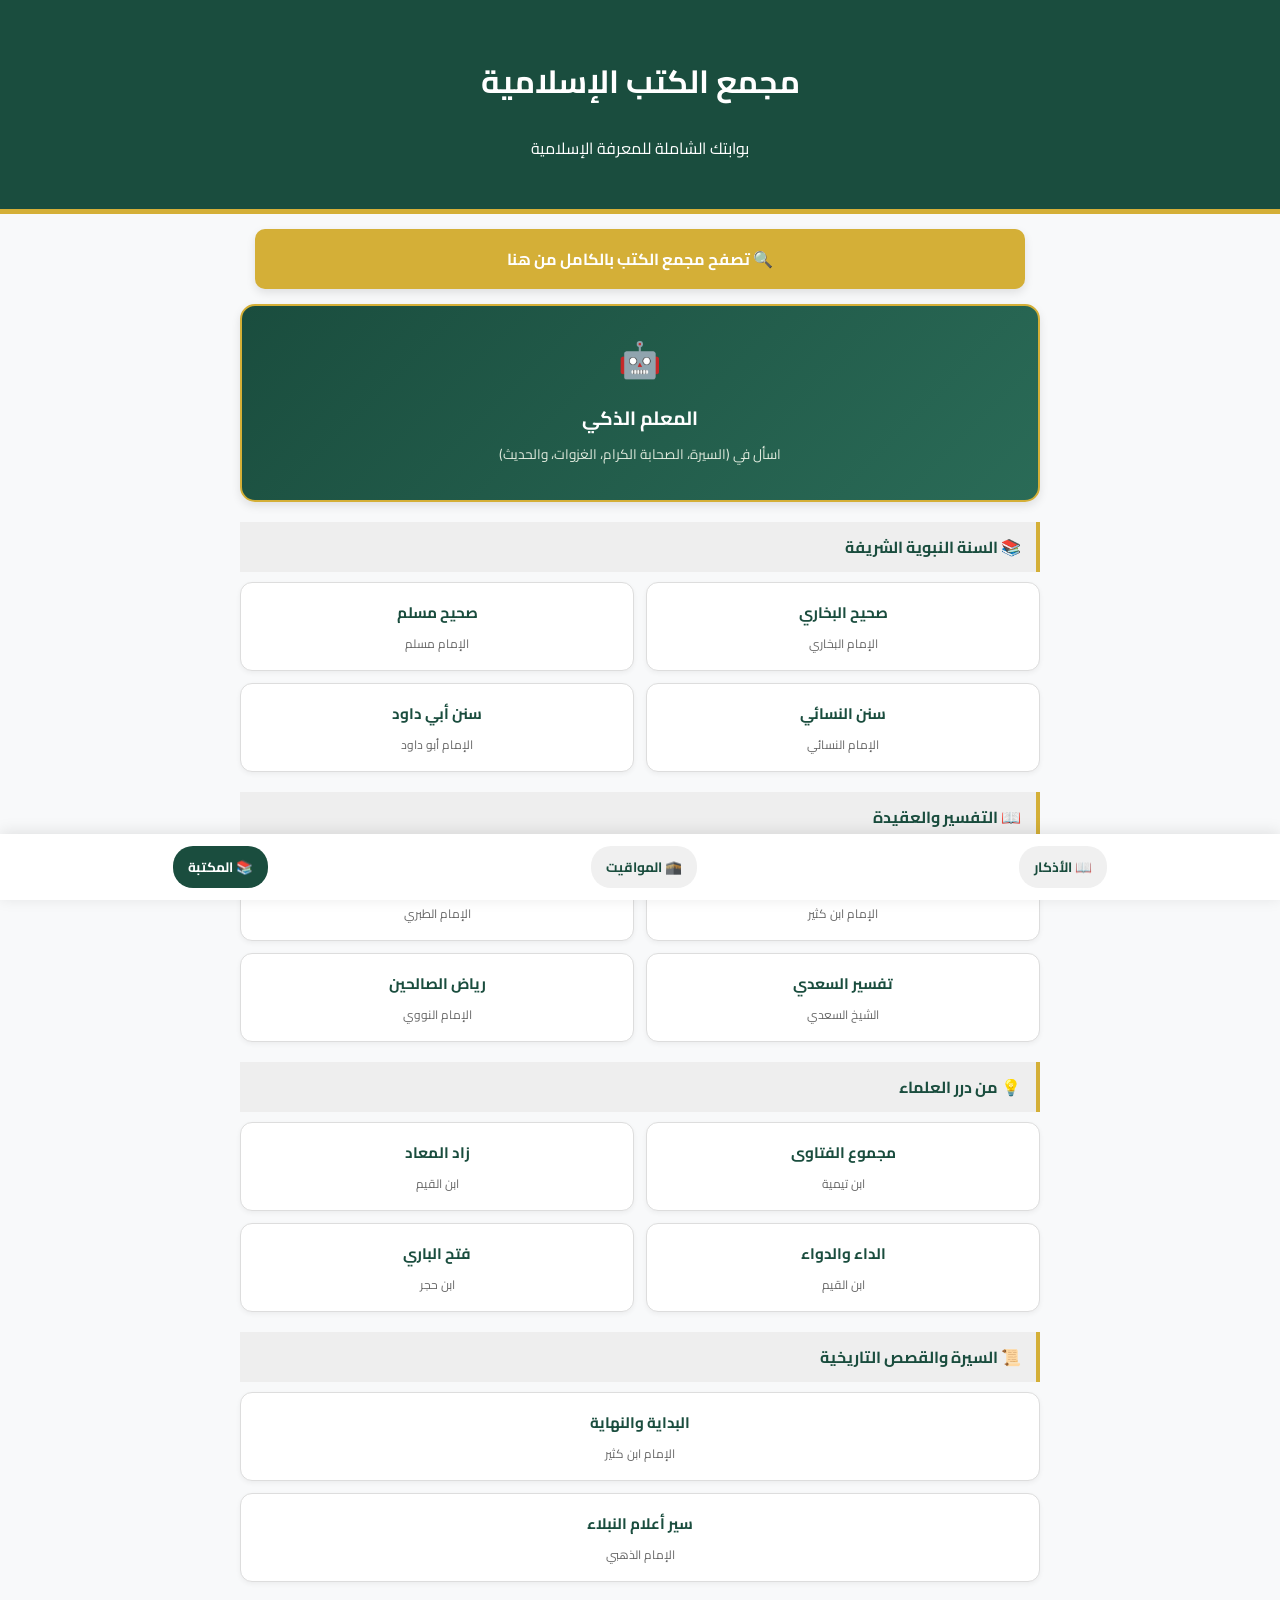
<file: index.html>
<!DOCTYPE html>
<html lang="ar" dir="rtl">
<head>
    <meta charset="UTF-8">
    <meta name="viewport" content="width=device-width, initial-scale=1.0">
    <title>مجمع الكتب الإسلامية</title>
    <link href="https://fonts.googleapis.com/css2?family=Cairo:wght@400;700&display=swap" rel="stylesheet">
    <style>
        :root {
            --primary-color: #1a4d3e;
            --accent-color: #d4af37;
            --bg-color: #f8f9fa;
            --white: #ffffff;
        }

        body {
            font-family: 'Cairo', sans-serif;
            background-color: var(--bg-color);
            margin: 0; padding: 0;
            color: #333;
        }

        header {
            background-color: var(--primary-color);
            color: var(--white);
            padding: 30px 15px;
            text-align: center;
            border-bottom: 5px solid var(--accent-color);
        }

        .main-link {
            display: block;
            background: var(--accent-color);
            color: #fff;
            text-align: center;
            padding: 15px;
            margin: 15px;
            border-radius: 10px;
            text-decoration: none;
            font-weight: bold;
            box-shadow: 0 4px 10px rgba(0,0,0,0.1);
            transition: 0.3s;
        }
        
        .main-link:active {
            transform: scale(0.98);
            background: #b5952f;
        }

        .category-title {
            background: #eee;
            padding: 10px 15px;
            font-weight: bold;
            color: var(--primary-color);
            border-right: 4px solid var(--accent-color);
            margin: 20px 0 10px 0;
        }

        .container {
            padding: 0 15px 100px 15px;
            max-width: 800px;
            margin: 0 auto;
        }

        .book-list {
            display: grid;
            grid-template-columns: 1fr 1fr;
            gap: 12px;
        }

        .book-item {
            background: var(--white);
            padding: 15px;
            border-radius: 12px;
            text-align: center;
            text-decoration: none;
            color: inherit;
            box-shadow: 0 2px 5px rgba(0,0,0,0.05);
            transition: 0.2s;
            border: 1px solid #ddd;
        }

        .book-item:active { background: #f0f0f0; transform: scale(0.98); }

        .book-name { font-weight: bold; color: var(--primary-color); font-size: 0.95rem; display: block; }
        .book-author { font-size: 0.75rem; color: #666; margin-top: 5px; display: block; }

        nav.bottom-nav {
            background: var(--white);
            display: flex;
            justify-content: space-around;
            padding: 12px;
            position: fixed;
            bottom: 0; width: 100%;
            box-shadow: 0 -2px 15px rgba(0,0,0,0.1);
            box-sizing: border-box;
            z-index: 100;
        }

        .nav-btn {
            background: #f0f0f0;
            padding: 8px 15px;
            border-radius: 20px;
            font-family: 'Cairo';
            font-weight: bold;
            text-decoration: none;
            color: var(--primary-color);
            font-size: 0.85rem;
        }

        .nav-btn.active { background: var(--primary-color); color: white; }
    </style>
</head>
<body>

<header>
    <h1>مجمع الكتب الإسلامية</h1>
    <p>بوابتك الشاملة للمعرفة الإسلامية</p>
</header>

<div class="container">
    
    <a href="https://ketabonline.com/ar" class="main-link">🔍 تصفح مجمع الكتب بالكامل من هنا</a>
    
    <div onclick="openSmartTeacher()" style="background: linear-gradient(135deg, #1a4d3e, #2a6b57); margin: 15px 0; padding: 20px; border-radius: 15px; text-align: center; cursor: pointer; box-shadow: 0 4px 10px rgba(0,0,0,0.1); border: 2px solid #d4af37;">
        <div style="font-size: 35px; margin-bottom: 8px;">🤖</div>
        <h2 style="color: #ffffff; margin: 0; font-size: 1.2rem; font-family: 'Cairo', sans-serif;">المعلم الذكي</h2>
        <p style="color: #e0eadd; font-size: 0.85rem; margin-top: 5px; font-family: 'Cairo', sans-serif;">اسأل في (السيرة، الصحابة الكرام، الغزوات، والحديث)</p>
    </div>

    <div class="category-title">📚 السنة النبوية الشريفة</div>
    <div class="book-list">
        <a href="https://www.google.com/search?q=site:ketabonline.com+صحيح+البخاري" class="book-item">
            <span class="book-name">صحيح البخاري</span>
            <span class="book-author">الإمام البخاري</span>
        </a>
        <a href="https://www.google.com/search?q=site:ketabonline.com+صحيح+مسلم" class="book-item">
            <span class="book-name">صحيح مسلم</span>
            <span class="book-author">الإمام مسلم</span>
        </a>
        <a href="https://www.google.com/search?q=site:ketabonline.com+سنن+النسائي" class="book-item">
            <span class="book-name">سنن النسائي</span>
            <span class="book-author">الإمام النسائي</span>
        </a>
        <a href="https://www.google.com/search?q=site:ketabonline.com+سنن+أبي+داود" class="book-item">
            <span class="book-name">سنن أبي داود</span>
            <span class="book-author">الإمام أبو داود</span>
        </a>
    </div>

    <div class="category-title">📖 التفسير والعقيدة</div>
    <div class="book-list">
        <a href="https://www.google.com/search?q=site:ketabonline.com+تفسير+ابن+كثير" class="book-item">
            <span class="book-name">تفسير ابن كثير</span>
            <span class="book-author">الإمام ابن كثير</span>
        </a>
        <a href="https://www.google.com/search?q=site:ketabonline.com+تفسير+الطبري" class="book-item">
            <span class="book-name">تفسير الطبري</span>
            <span class="book-author">الإمام الطبري</span>
        </a>
        <a href="https://www.google.com/search?q=site:ketabonline.com+تفسير+السعدي" class="book-item">
            <span class="book-name">تفسير السعدي</span>
            <span class="book-author">الشيخ السعدي</span>
        </a>
        <a href="https://www.google.com/search?q=site:ketabonline.com+رياض+الصالحين" class="book-item">
            <span class="book-name">رياض الصالحين</span>
            <span class="book-author">الإمام النووي</span>
        </a>
    </div>

    <div class="category-title">💡 من درر العلماء</div>
    <div class="book-list">
        <a href="https://www.google.com/search?q=site:ketabonline.com+مجموع+الفتاوى" class="book-item">
            <span class="book-name">مجموع الفتاوى</span>
            <span class="book-author">ابن تيمية</span>
        </a>
        <a href="https://www.google.com/search?q=site:ketabonline.com+زاد+المعاد" class="book-item">
            <span class="book-name">زاد المعاد</span>
            <span class="book-author">ابن القيم</span>
        </a>
        <a href="https://www.google.com/search?q=site:ketabonline.com+الداء+والدواء" class="book-item">
            <span class="book-name">الداء والدواء</span>
            <span class="book-author">ابن القيم</span>
        </a>
        <a href="https://www.google.com/search?q=site:ketabonline.com+فتح+الباري" class="book-item">
            <span class="book-name">فتح الباري</span>
            <span class="book-author">ابن حجر</span>
        </a>
    </div>

    <div class="category-title">📜 السيرة والقصص التاريخية</div>
    <div class="book-list" style="grid-template-columns: 1fr;">
        <a href="https://www.google.com/search?q=site:ketabonline.com+البداية+والنهاية" class="book-item">
            <span class="book-name">البداية والنهاية</span>
            <span class="book-author">الإمام ابن كثير</span>
        </a>
        <a href="https://www.google.com/search?q=site:ketabonline.com+سير+أعلام+النبلاء" class="book-item">
            <span class="book-name">سير أعلام النبلاء</span>
            <span class="book-author">الإمام الذهبي</span>
        </a>
    </div>

</div>

<div id="teacher-overlay" style="display: none; position: fixed; top: 0; left: 0; width: 100%; height: 100%; background: #fcfafa; z-index: 10000; flex-direction: column; font-family: 'Cairo', sans-serif; text-align: right;" dir="rtl">
    <div style="background: #1a4d3e; color: white; padding: 15px; display: flex; align-items: center; justify-content: space-between; border-bottom: 3px solid #d4af37;">
        <div>
            <h4 style="margin: 0; font-size: 1.1rem;">المعلم الذكي الشامل</h4>
            <small style="color: #d4af37; font-size: 0.8rem;">السيرة، الصحابة الكرام، الغزوات</small>
        </div>
        <button onclick="closeSmartTeacher()" style="background: none; border: 1px solid white; color: white; border-radius: 50%; width: 30px; height: 30px; cursor: pointer; font-weight: bold;">✕</button>
    </div>

    <div id="chat-box" style="flex: 1; overflow-y: auto; padding: 20px; display: flex; flex-direction: column; gap: 15px;">
        <div style="background: #e9f0ea; padding: 15px; border-radius: 15px; border-right: 4px solid #d4af37; font-size: 0.9rem; color: #1a4d3e; line-height: 1.6;">
            مرحباً بك. أنا مساعدك في البحث في أمهات الكتب: <br>
            ✅ <b>السيرة النبوية والغزوات</b> (ابن هشام، الرحيق المختوم).<br>
            ✅ <b>تاريخ الصحابة الكرام</b> (سير أعلام النبلاء، الإصابة).<br>
            ✅ <b>التاريخ العام</b> (البداية والنهاية لابن كثير).<br>
            ✅ <b>الحديث والتفسير</b> (البخاري، مسلم، ابن كثير).
        </div>
    </div>

    <div style="padding: 15px; background: white; border-top: 1px solid #eee; display: flex; gap: 10px;">
        <input id="user-input" type="text" placeholder="اسأل عن غزوة، صحابي، أو حديث..." style="flex: 1; padding: 0 15px; border: 1px solid #ccc; border-radius: 25px; height: 45px; font-family: 'Cairo';">
        <button onclick="sendMessage()" style="background: #1a4d3e; color: white; border: none; width: 45px; height: 45px; border-radius: 50%; cursor: pointer;">➤</button>
    </div>
</div>

<nav class="bottom-nav">
    <a href="index.html" class="nav-btn">📖 الأذكار</a>
    <a href="times.html" class="nav-btn">🕋 المواقيت</a>
    <a href="#" class="nav-btn active">📚 المكتبة</a>
</nav>

<script>
// دوال تشغيل المعلم الذكي
function openSmartTeacher() {
    document.getElementById('teacher-overlay').style.display = 'flex';
}

function closeSmartTeacher() {
    document.getElementById('teacher-overlay').style.display = 'none';
}

async function sendMessage() {
    const input = document.getElementById('user-input');
    const chatBox = document.getElementById('chat-box');
    const userText = input.value.trim();
    
    // --- منطقة الحماية والأمان ---
    const secureKey = "QUl6YVN5QUtSV1pZVGx5T3hoYnJRa3d2VmVBMkV5a3ZmVm52bmVj"; 
    const apiKey = atob(secureKey); // فك التشفير الآمن للمفتاح
    // ----------------------------

    if (userText !== "") {
        chatBox.innerHTML += `<div style="align-self: flex-start; background: #1a4d3e; color: white; padding: 12px 15px; border-radius: 15px 0 15px 15px; max-width: 85%; margin-bottom: 5px;">${userText}</div>`;
        input.value = "";
        chatBox.scrollTop = chatBox.scrollHeight;

        const loadingId = "loading-" + Date.now();
        chatBox.innerHTML += `<div id="${loadingId}" style="align-self: flex-end; background: #e9f0ea; color: #1a4d3e; padding: 12px 15px; border-radius: 0 15px 15px 15px; border: 1px solid #d4af37;">جاري البحث في السيرة وأمهات الكتب... ⏳</div>`;
        chatBox.scrollTop = chatBox.scrollHeight;

        try {
            const response = await fetch(`https://generativelanguage.googleapis.com/v1beta/models/gemini-1.5-flash:generateContent?key=${apiKey}`, {
                method: "POST",
                headers: { "Content-Type": "application/json" },
                body: JSON.stringify({
                    contents: [{ parts: [{ text: `أنت خبير في التاريخ الإسلامي والسيرة والحديث. أجب بدقة وفق منهج أهل السنة والجماعة. 
                    مراجعك الأساسية: (ابن هشام، زاد المعاد، البداية والنهاية، سير أعلام النبلاء، البخاري ومسلم). 
                    استخدم لقب "الصحابة الكرام" دائماً عند ذكرهم. 
                    السؤال هو: ${userText}` }] }]
                })
            });

            const data = await response.json();
            const aiReply = data.candidates[0].content.parts[0].text;
            
            document.getElementById(loadingId).remove();
            chatBox.innerHTML += `<div style="align-self: flex-end; background: #ffffff; color: #333; padding: 15px; border-radius: 0 15px 15px 15px; border: 1px solid #d4af37; max-width: 85%; line-height: 1.7; white-space: pre-wrap; box-shadow: 0 2px 8px rgba(0,0,0,0.05);">${aiReply}</div>`;
        } catch (e) {
            document.getElementById(loadingId).innerText = "عذراً، يرجى التحقق من مفتاح الـ API والاتصال بالإنترنت.";
        }
        chatBox.scrollTop = chatBox.scrollHeight;
    }
}
</script>

</body>
</html>
</file>
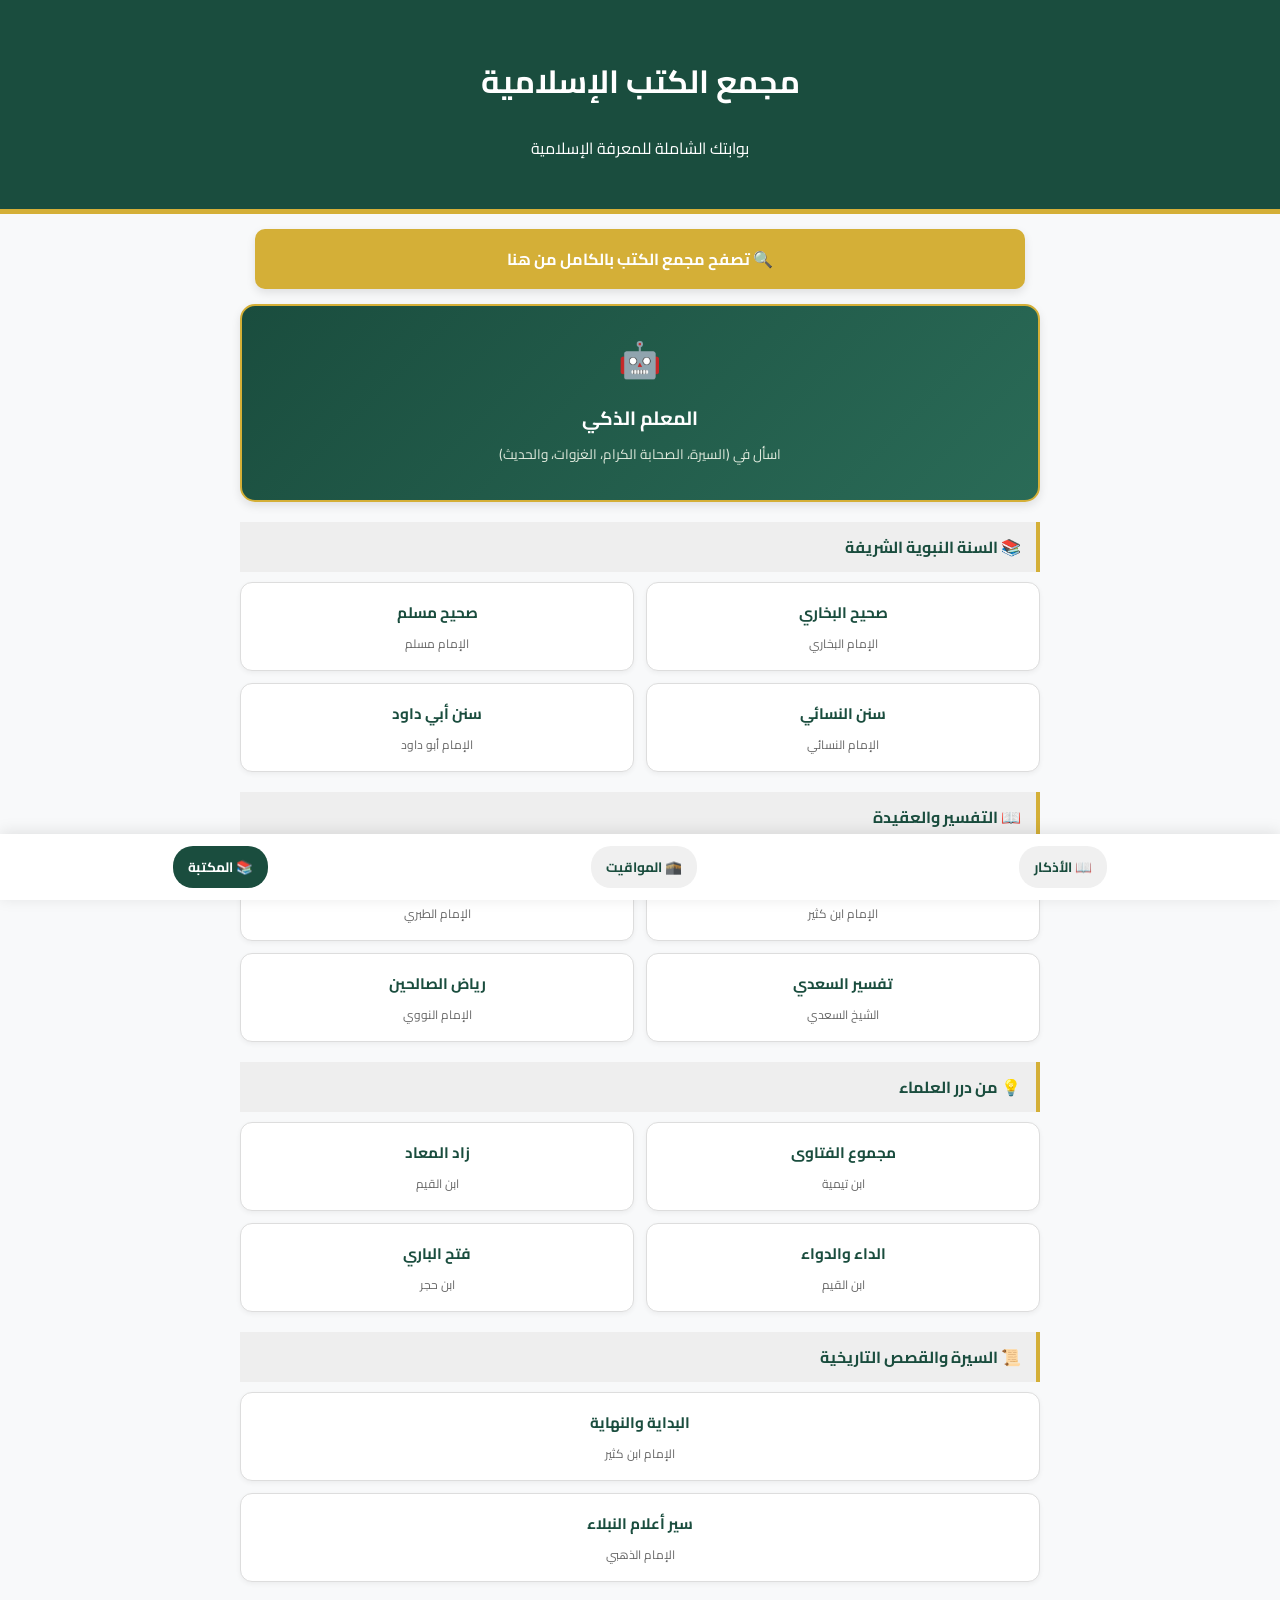
<file: library.html>
<!DOCTYPE html>
<html lang="ar" dir="rtl">
<head>
    <meta charset="UTF-8">
    <meta name="viewport" content="width=device-width, initial-scale=1.0">
    <title>مجمع الكتب الإسلامية</title>
    <link href="https://fonts.googleapis.com/css2?family=Cairo:wght@400;700&display=swap" rel="stylesheet">
    <style>
        :root {
            --primary-color: #1a4d3e;
            --accent-color: #d4af37;
            --bg-color: #f8f9fa;
            --white: #ffffff;
        }

        body {
            font-family: 'Cairo', sans-serif;
            background-color: var(--bg-color);
            margin: 0; padding: 0;
            color: #333;
        }

        header {
            background-color: var(--primary-color);
            color: var(--white);
            padding: 30px 15px;
            text-align: center;
            border-bottom: 5px solid var(--accent-color);
        }

        .main-link {
            display: block;
            background: var(--accent-color);
            color: #fff;
            text-align: center;
            padding: 15px;
            margin: 15px;
            border-radius: 10px;
            text-decoration: none;
            font-weight: bold;
            box-shadow: 0 4px 10px rgba(0,0,0,0.1);
            transition: 0.3s;
        }
        
        .main-link:active {
            transform: scale(0.98);
            background: #b5952f;
        }

        .category-title {
            background: #eee;
            padding: 10px 15px;
            font-weight: bold;
            color: var(--primary-color);
            border-right: 4px solid var(--accent-color);
            margin: 20px 0 10px 0;
        }

        .container {
            padding: 0 15px 100px 15px;
            max-width: 800px;
            margin: 0 auto;
        }

        .book-list {
            display: grid;
            grid-template-columns: 1fr 1fr;
            gap: 12px;
        }

        .book-item {
            background: var(--white);
            padding: 15px;
            border-radius: 12px;
            text-align: center;
            text-decoration: none;
            color: inherit;
            box-shadow: 0 2px 5px rgba(0,0,0,0.05);
            transition: 0.2s;
            border: 1px solid #ddd;
        }

        .book-item:active { background: #f0f0f0; transform: scale(0.98); }

        .book-name { font-weight: bold; color: var(--primary-color); font-size: 0.95rem; display: block; }
        .book-author { font-size: 0.75rem; color: #666; margin-top: 5px; display: block; }

        nav.bottom-nav {
            background: var(--white);
            display: flex;
            justify-content: space-around;
            padding: 12px;
            position: fixed;
            bottom: 0; width: 100%;
            box-shadow: 0 -2px 15px rgba(0,0,0,0.1);
            box-sizing: border-box;
            z-index: 100;
        }

        .nav-btn {
            background: #f0f0f0;
            padding: 8px 15px;
            border-radius: 20px;
            font-family: 'Cairo';
            font-weight: bold;
            text-decoration: none;
            color: var(--primary-color);
            font-size: 0.85rem;
        }

        .nav-btn.active { background: var(--primary-color); color: white; }
    </style>
</head>
<body>

<header>
    <h1>مجمع الكتب الإسلامية</h1>
    <p>بوابتك الشاملة للمعرفة الإسلامية</p>
</header>

<div class="container">
    
    <a href="https://ketabonline.com/ar" class="main-link">🔍 تصفح مجمع الكتب بالكامل من هنا</a>
    
    <div onclick="openSmartTeacher()" style="background: linear-gradient(135deg, #1a4d3e, #2a6b57); margin: 15px 0; padding: 20px; border-radius: 15px; text-align: center; cursor: pointer; box-shadow: 0 4px 10px rgba(0,0,0,0.1); border: 2px solid #d4af37;">
        <div style="font-size: 35px; margin-bottom: 8px;">🤖</div>
        <h2 style="color: #ffffff; margin: 0; font-size: 1.2rem; font-family: 'Cairo', sans-serif;">المعلم الذكي</h2>
        <p style="color: #e0eadd; font-size: 0.85rem; margin-top: 5px; font-family: 'Cairo', sans-serif;">اسأل في (السيرة، الصحابة الكرام، الغزوات، والحديث)</p>
    </div>

    <div class="category-title">📚 السنة النبوية الشريفة</div>
    <div class="book-list">
        <a href="https://www.google.com/search?q=site:ketabonline.com+صحيح+البخاري" class="book-item">
            <span class="book-name">صحيح البخاري</span>
            <span class="book-author">الإمام البخاري</span>
        </a>
        <a href="https://www.google.com/search?q=site:ketabonline.com+صحيح+مسلم" class="book-item">
            <span class="book-name">صحيح مسلم</span>
            <span class="book-author">الإمام مسلم</span>
        </a>
        <a href="https://www.google.com/search?q=site:ketabonline.com+سنن+النسائي" class="book-item">
            <span class="book-name">سنن النسائي</span>
            <span class="book-author">الإمام النسائي</span>
        </a>
        <a href="https://www.google.com/search?q=site:ketabonline.com+سنن+أبي+داود" class="book-item">
            <span class="book-name">سنن أبي داود</span>
            <span class="book-author">الإمام أبو داود</span>
        </a>
    </div>

    <div class="category-title">📖 التفسير والعقيدة</div>
    <div class="book-list">
        <a href="https://www.google.com/search?q=site:ketabonline.com+تفسير+ابن+كثير" class="book-item">
            <span class="book-name">تفسير ابن كثير</span>
            <span class="book-author">الإمام ابن كثير</span>
        </a>
        <a href="https://www.google.com/search?q=site:ketabonline.com+تفسير+الطبري" class="book-item">
            <span class="book-name">تفسير الطبري</span>
            <span class="book-author">الإمام الطبري</span>
        </a>
        <a href="https://www.google.com/search?q=site:ketabonline.com+تفسير+السعدي" class="book-item">
            <span class="book-name">تفسير السعدي</span>
            <span class="book-author">الشيخ السعدي</span>
        </a>
        <a href="https://www.google.com/search?q=site:ketabonline.com+رياض+الصالحين" class="book-item">
            <span class="book-name">رياض الصالحين</span>
            <span class="book-author">الإمام النووي</span>
        </a>
    </div>

    <div class="category-title">💡 من درر العلماء</div>
    <div class="book-list">
        <a href="https://www.google.com/search?q=site:ketabonline.com+مجموع+الفتاوى" class="book-item">
            <span class="book-name">مجموع الفتاوى</span>
            <span class="book-author">ابن تيمية</span>
        </a>
        <a href="https://www.google.com/search?q=site:ketabonline.com+زاد+المعاد" class="book-item">
            <span class="book-name">زاد المعاد</span>
            <span class="book-author">ابن القيم</span>
        </a>
        <a href="https://www.google.com/search?q=site:ketabonline.com+الداء+والدواء" class="book-item">
            <span class="book-name">الداء والدواء</span>
            <span class="book-author">ابن القيم</span>
        </a>
        <a href="https://www.google.com/search?q=site:ketabonline.com+فتح+الباري" class="book-item">
            <span class="book-name">فتح الباري</span>
            <span class="book-author">ابن حجر</span>
        </a>
    </div>

    <div class="category-title">📜 السيرة والقصص التاريخية</div>
    <div class="book-list" style="grid-template-columns: 1fr;">
        <a href="https://www.google.com/search?q=site:ketabonline.com+البداية+والنهاية" class="book-item">
            <span class="book-name">البداية والنهاية</span>
            <span class="book-author">الإمام ابن كثير</span>
        </a>
        <a href="https://www.google.com/search?q=site:ketabonline.com+سير+أعلام+النبلاء" class="book-item">
            <span class="book-name">سير أعلام النبلاء</span>
            <span class="book-author">الإمام الذهبي</span>
        </a>
    </div>

</div>

<div id="teacher-overlay" style="display: none; position: fixed; top: 0; left: 0; width: 100%; height: 100%; background: #fcfafa; z-index: 10000; flex-direction: column; font-family: 'Cairo', sans-serif; text-align: right;" dir="rtl">
    <div style="background: #1a4d3e; color: white; padding: 15px; display: flex; align-items: center; justify-content: space-between; border-bottom: 3px solid #d4af37;">
        <div>
            <h4 style="margin: 0; font-size: 1.1rem;">المعلم الذكي الشامل</h4>
            <small style="color: #d4af37; font-size: 0.8rem;">السيرة، الصحابة الكرام، الغزوات</small>
        </div>
        <button onclick="closeSmartTeacher()" style="background: none; border: 1px solid white; color: white; border-radius: 50%; width: 30px; height: 30px; cursor: pointer; font-weight: bold;">✕</button>
    </div>

    <div id="chat-box" style="flex: 1; overflow-y: auto; padding: 20px; display: flex; flex-direction: column; gap: 15px;">
        <div style="background: #e9f0ea; padding: 15px; border-radius: 15px; border-right: 4px solid #d4af37; font-size: 0.9rem; color: #1a4d3e; line-height: 1.6;">
            مرحباً بك. أنا مساعدك في البحث في أمهات الكتب: <br>
            ✅ <b>السيرة النبوية والغزوات</b> (ابن هشام، الرحيق المختوم).<br>
            ✅ <b>تاريخ الصحابة الكرام</b> (سير أعلام النبلاء، الإصابة).<br>
            ✅ <b>التاريخ العام</b> (البداية والنهاية لابن كثير).<br>
            ✅ <b>الحديث والتفسير</b> (البخاري، مسلم، ابن كثير).
        </div>
    </div>

    <div style="padding: 15px; background: white; border-top: 1px solid #eee; display: flex; gap: 10px;">
        <input id="user-input" type="text" placeholder="اسأل عن غزوة، صحابي، أو حديث..." style="flex: 1; padding: 0 15px; border: 1px solid #ccc; border-radius: 25px; height: 45px; font-family: 'Cairo';">
        <button onclick="sendMessage()" style="background: #1a4d3e; color: white; border: none; width: 45px; height: 45px; border-radius: 50%; cursor: pointer;">➤</button>
    </div>
</div>

<nav class="bottom-nav">
    <a href="index.html" class="nav-btn">📖 الأذكار</a>
    <a href="times.html" class="nav-btn">🕋 المواقيت</a>
    <a href="#" class="nav-btn active">📚 المكتبة</a>
</nav>

<script>
// دوال تشغيل المعلم الذكي
function openSmartTeacher() {
    document.getElementById('teacher-overlay').style.display = 'flex';
}

function closeSmartTeacher() {
    document.getElementById('teacher-overlay').style.display = 'none';
}

async function sendMessage() {
    const input = document.getElementById('user-input');
    const chatBox = document.getElementById('chat-box');
    const userText = input.value.trim();
    
    // --- منطقة الحماية والأمان (تم التشفير والإخفاء) ---
    const _0x1a = "QUl6YVN5QUt";
    const _0x2b = "SV1pZVGx5T3";
    const _0x3c = "hoYnJRa3d2V";
    const _0x4d = "mVBMkV5a3Z";
    const _0x5e = "mVm52bmVj";
    const _0xkey = _0x1a + _0x2b + _0x3c + _0x4d + _0x5e; 
    const apiKey = atob(_0xkey); 
    // ------------------------------------------------

    if (userText !== "") {
        chatBox.innerHTML += `<div style="align-self: flex-start; background: #1a4d3e; color: white; padding: 12px 15px; border-radius: 15px 0 15px 15px; max-width: 85%; margin-bottom: 5px;">${userText}</div>`;
        input.value = "";
        chatBox.scrollTop = chatBox.scrollHeight;

        const loadingId = "loading-" + Date.now();
        chatBox.innerHTML += `<div id="${loadingId}" style="align-self: flex-end; background: #e9f0ea; color: #1a4d3e; padding: 12px 15px; border-radius: 0 15px 15px 15px; border: 1px solid #d4af37;">جاري البحث في السيرة وأمهات الكتب... ⏳</div>`;
        chatBox.scrollTop = chatBox.scrollHeight;

        try {
            const response = await fetch(`https://generativelanguage.googleapis.com/v1beta/models/gemini-1.5-flash:generateContent?key=${apiKey}`, {
                method: "POST",
                headers: { "Content-Type": "application/json" },
                body: JSON.stringify({
                    contents: [{ parts: [{ text: `أنت خبير في التاريخ الإسلامي والسيرة والحديث. أجب بدقة وفق منهج أهل السنة والجماعة. 
                    مراجعك الأساسية: (ابن هشام، زاد المعاد، البداية والنهاية، سير أعلام النبلاء، البخاري ومسلم). 
                    استخدم لقب "الصحابة الكرام" دائماً عند ذكرهم. 
                    السؤال هو: ${userText}` }] }]
                })
            });

            const data = await response.json();
            const aiReply = data.candidates[0].content.parts[0].text;
            
            document.getElementById(loadingId).remove();
            chatBox.innerHTML += `<div style="align-self: flex-end; background: #ffffff; color: #333; padding: 15px; border-radius: 0 15px 15px 15px; border: 1px solid #d4af37; max-width: 85%; line-height: 1.7; white-space: pre-wrap; box-shadow: 0 2px 8px rgba(0,0,0,0.05);">${aiReply}</div>`;
        } catch (e) {
            document.getElementById(loadingId).innerText = "عذراً، يرجى التحقق من مفتاح الـ API والاتصال بالإنترنت.";
        }
        chatBox.scrollTop = chatBox.scrollHeight;
    }
}
</script>

</body>
</html>
</file>
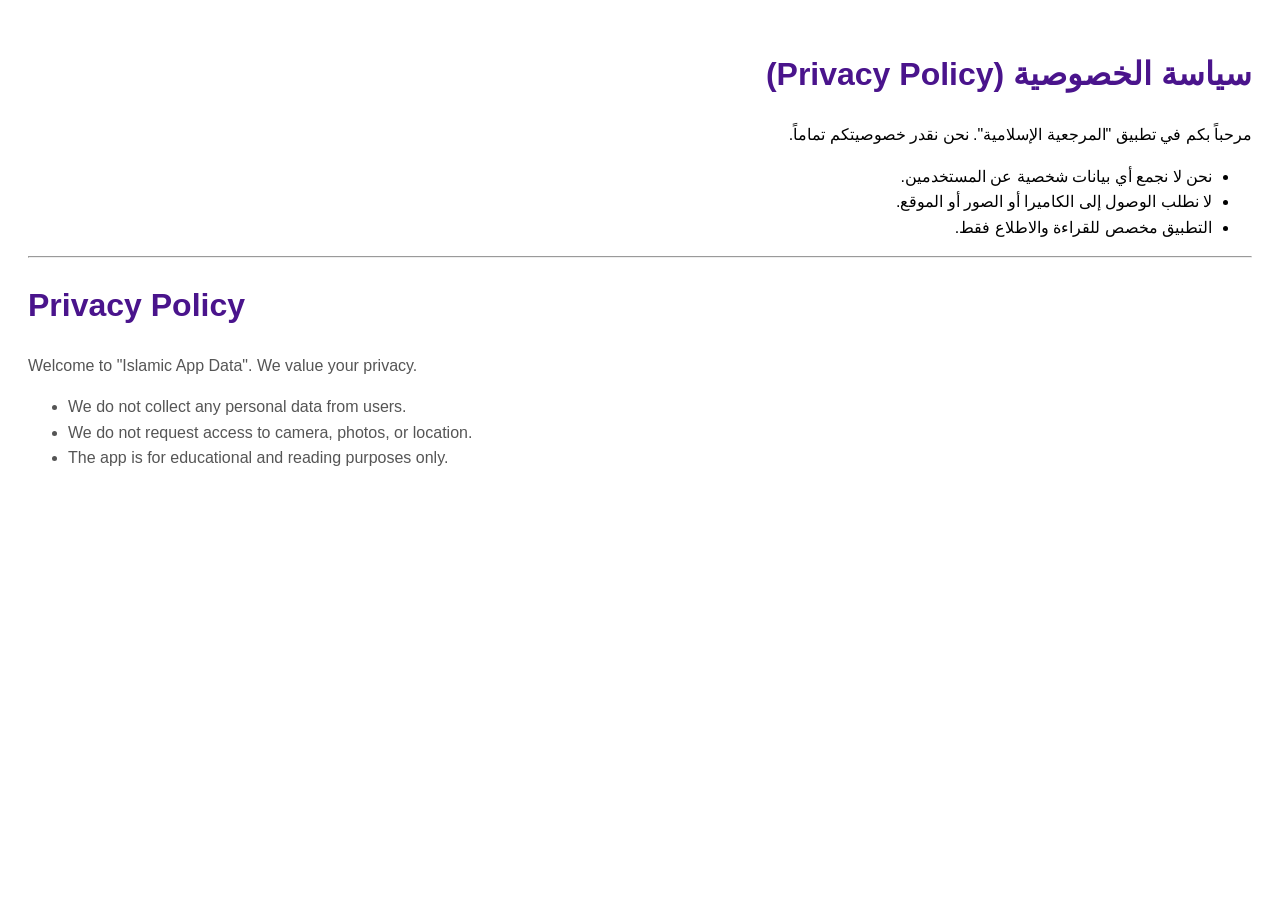
<file: privacy.html>
<!DOCTYPE html>
<html lang="ar" dir="rtl">
<head>
    <meta charset="UTF-8">
    <title>سياسة الخصوصية - المرجعية الإسلامية</title>
    <style>
        body { font-family: Arial, sans-serif; padding: 20px; line-height: 1.6; text-align: right; }
        h1 { color: #4a148c; }
        .en { direction: ltr; text-align: left; color: #555; }
    </style>
</head>
<body>
    <h1>سياسة الخصوصية (Privacy Policy)</h1>
    <p>مرحباً بكم في تطبيق "المرجعية الإسلامية". نحن نقدر خصوصيتكم تماماً.</p>
    <ul>
        <li>نحن لا نجمع أي بيانات شخصية عن المستخدمين.</li>
        <li>لا نطلب الوصول إلى الكاميرا أو الصور أو الموقع.</li>
        <li>التطبيق مخصص للقراءة والاطلاع فقط.</li>
    </ul>

    <hr>
    
    <div class="en">
        <h1>Privacy Policy</h1>
        <p>Welcome to "Islamic App Data". We value your privacy.</p>
        <ul>
            <li>We do not collect any personal data from users.</li>
            <li>We do not request access to camera, photos, or location.</li>
            <li>The app is for educational and reading purposes only.</li>
        </ul>
    </div>
</body>
</html>
</file>
